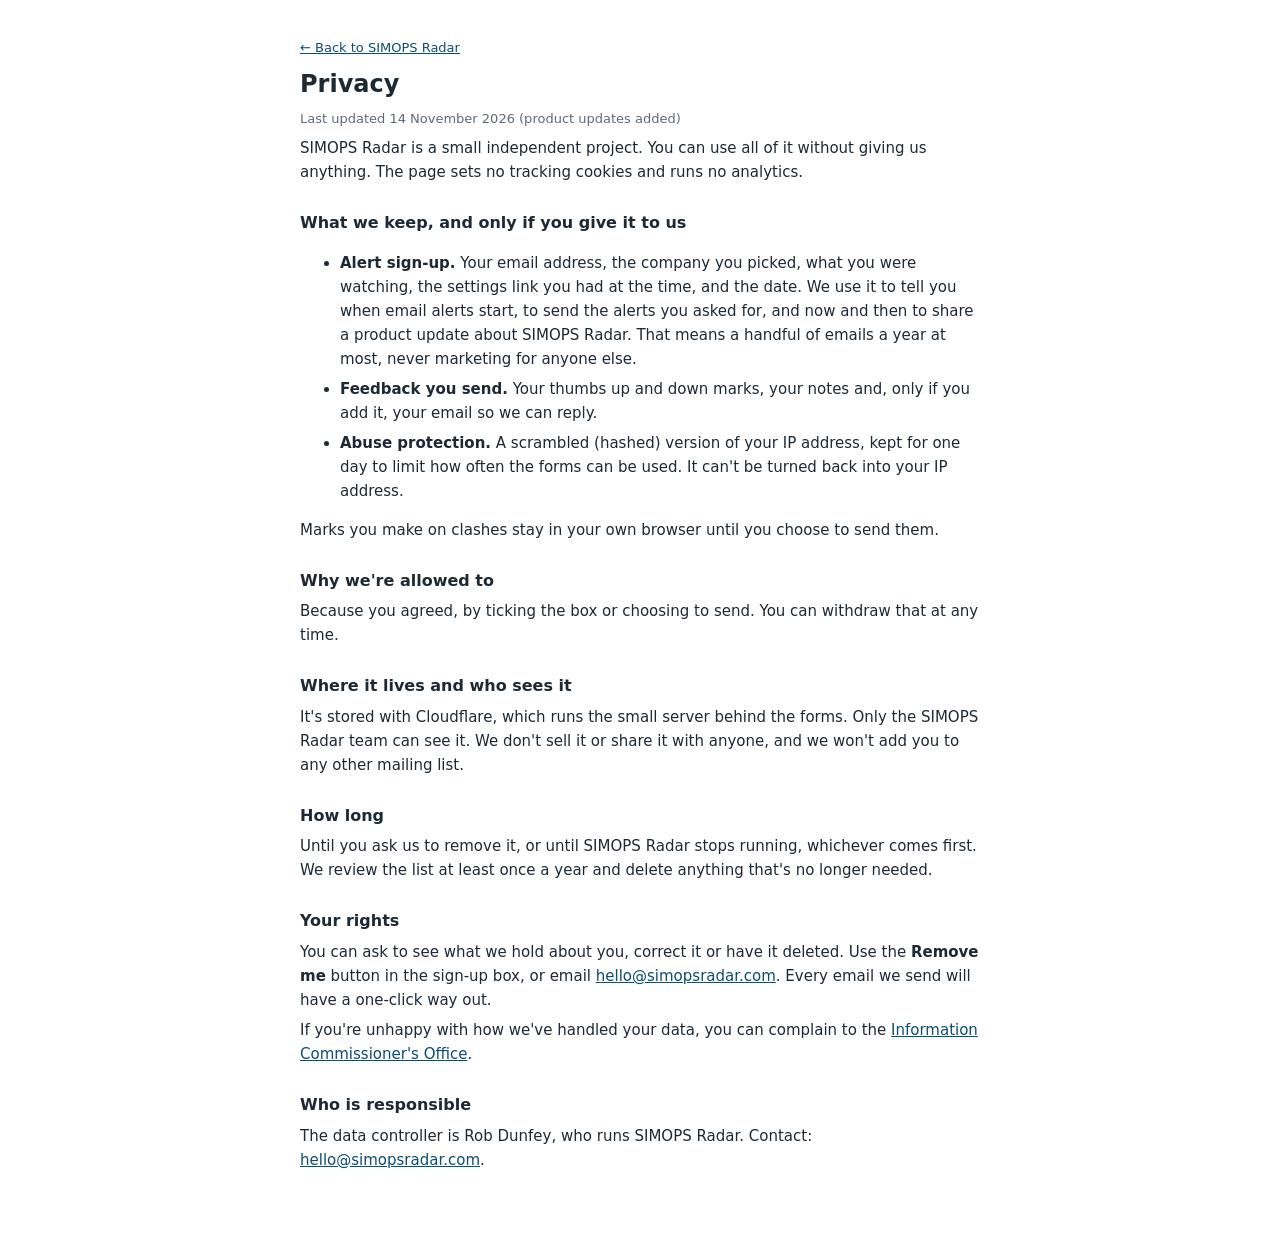
<file: privacy.html>
<!doctype html>
<html lang="en">
<head>
  <meta charset="utf-8">
  <meta name="viewport" content="width=device-width, initial-scale=1">
  <title>Privacy · SIMOPS Radar</title>
  <style>
    body { font: 15px/1.6 Inter, system-ui, -apple-system, "Segoe UI", sans-serif; color: #1d2a36; max-width: 680px; margin: 0 auto; padding: 32px 20px 60px; }
    h1 { font-size: 24px; margin: 0 0 4px; }
    h2 { font-size: 16px; margin: 26px 0 6px; }
    p, li { margin: 6px 0; }
    .muted { color: #5c6b78; font-size: 13px; }
    a { color: #0b4f71; }
  </style>
</head>
<body>
  <p class="muted"><a href="./">← Back to SIMOPS Radar</a></p>
  <h1>Privacy</h1>
  <p class="muted">Last updated 14 November 2026 (product updates added)</p>

  <p>SIMOPS Radar is a small independent project. You can use all of it without giving us anything. The page sets no tracking cookies and runs no analytics.</p>

  <h2>What we keep, and only if you give it to us</h2>
  <ul>
    <li><b>Alert sign-up.</b> Your email address, the company you picked, what you were watching, the settings link you had at the time, and the date. We use it to tell you when email alerts start, to send the alerts you asked for, and now and then to share a product update about SIMOPS Radar. That means a handful of emails a year at most, never marketing for anyone else.</li>
    <li><b>Feedback you send.</b> Your thumbs up and down marks, your notes and, only if you add it, your email so we can reply.</li>
    <li><b>Abuse protection.</b> A scrambled (hashed) version of your IP address, kept for one day to limit how often the forms can be used. It can't be turned back into your IP address.</li>
  </ul>
  <p>Marks you make on clashes stay in your own browser until you choose to send them.</p>

  <h2>Why we're allowed to</h2>
  <p>Because you agreed, by ticking the box or choosing to send. You can withdraw that at any time.</p>

  <h2>Where it lives and who sees it</h2>
  <p>It's stored with Cloudflare, which runs the small server behind the forms. Only the SIMOPS Radar team can see it. We don't sell it or share it with anyone, and we won't add you to any other mailing list.</p>

  <h2>How long</h2>
  <p>Until you ask us to remove it, or until SIMOPS Radar stops running, whichever comes first. We review the list at least once a year and delete anything that's no longer needed.</p>

  <h2>Your rights</h2>
  <p>You can ask to see what we hold about you, correct it or have it deleted. Use the <b>Remove me</b> button in the sign-up box, or email <a href="mailto:hello@simopsradar.com">hello@simopsradar.com</a>. Every email we send will have a one-click way out.</p>
  <p>If you're unhappy with how we've handled your data, you can complain to the <a href="https://ico.org.uk/make-a-complaint/" target="_blank" rel="noopener">Information Commissioner's Office</a>.</p>

  <h2>Who is responsible</h2>
  <p>The data controller is Rob Dunfey, who runs SIMOPS Radar. Contact: <a href="mailto:hello@simopsradar.com">hello@simopsradar.com</a>.</p>
</body>
</html>
</file>
